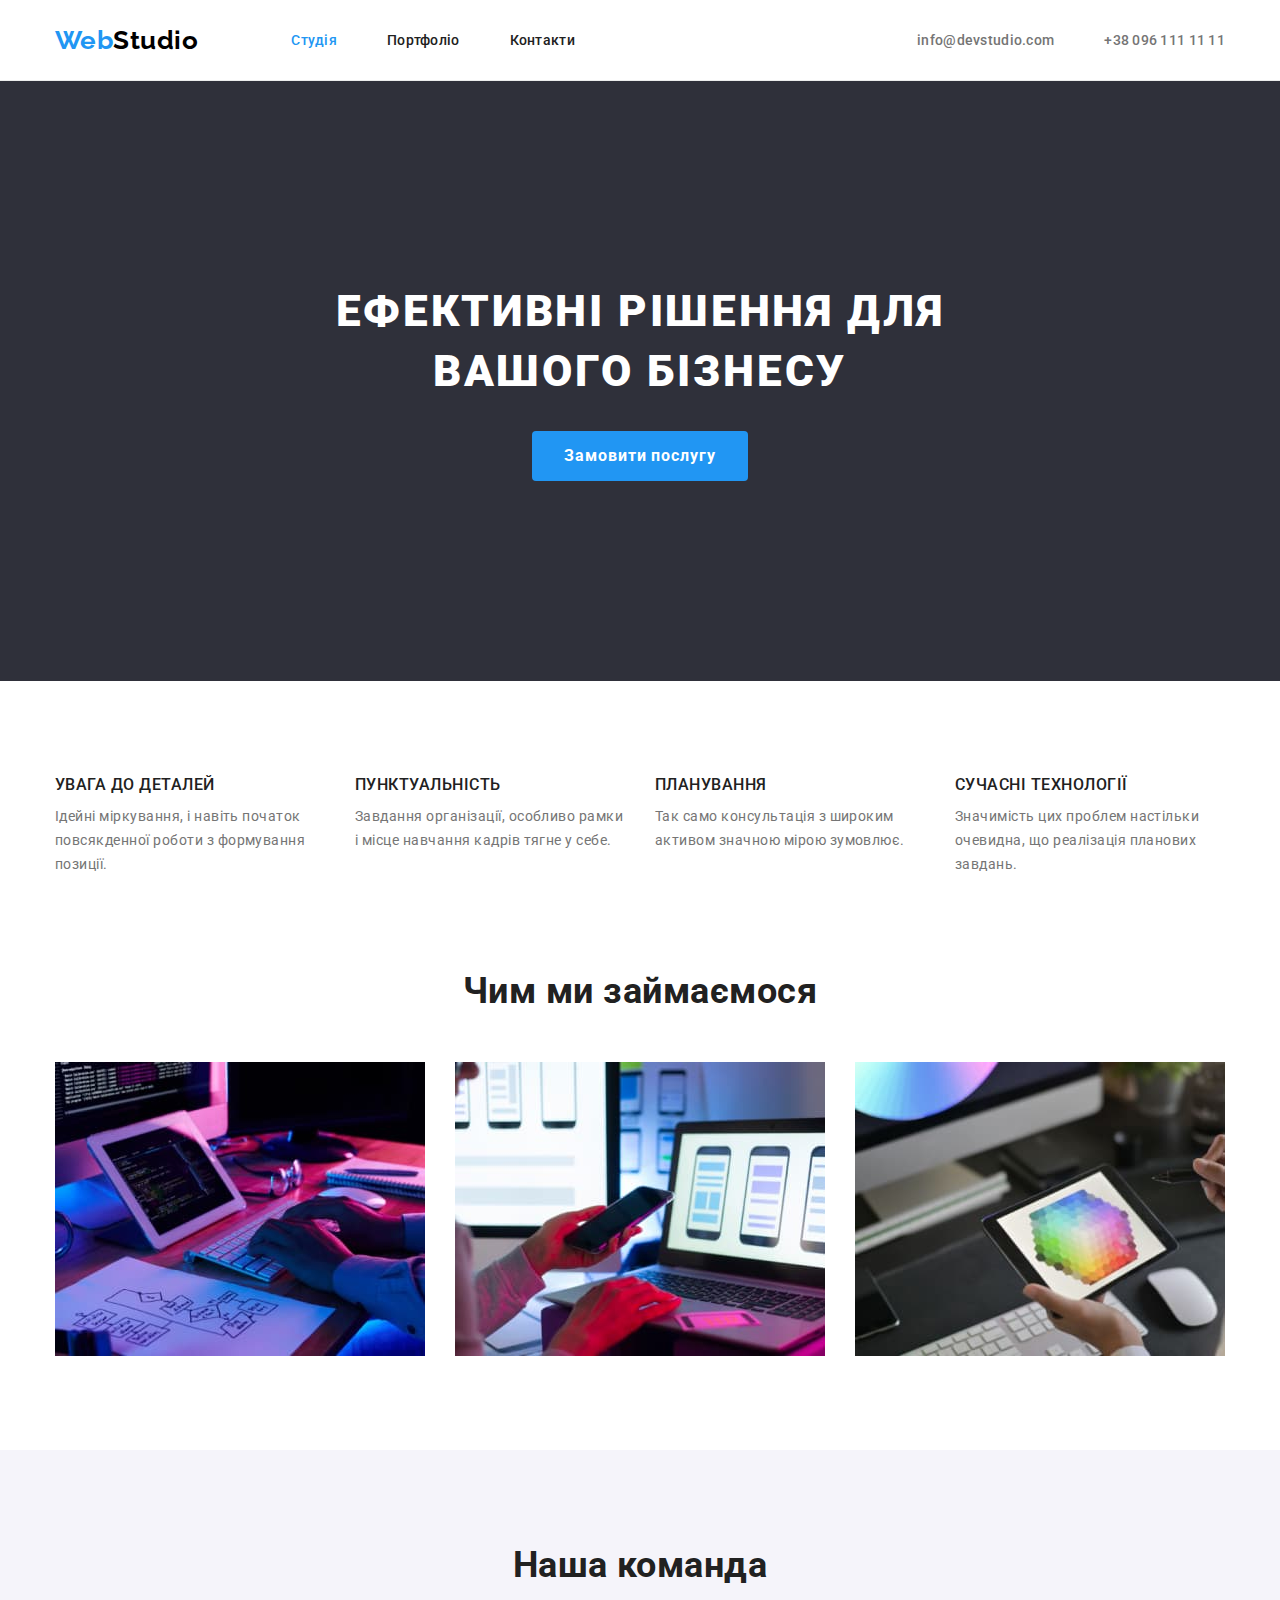
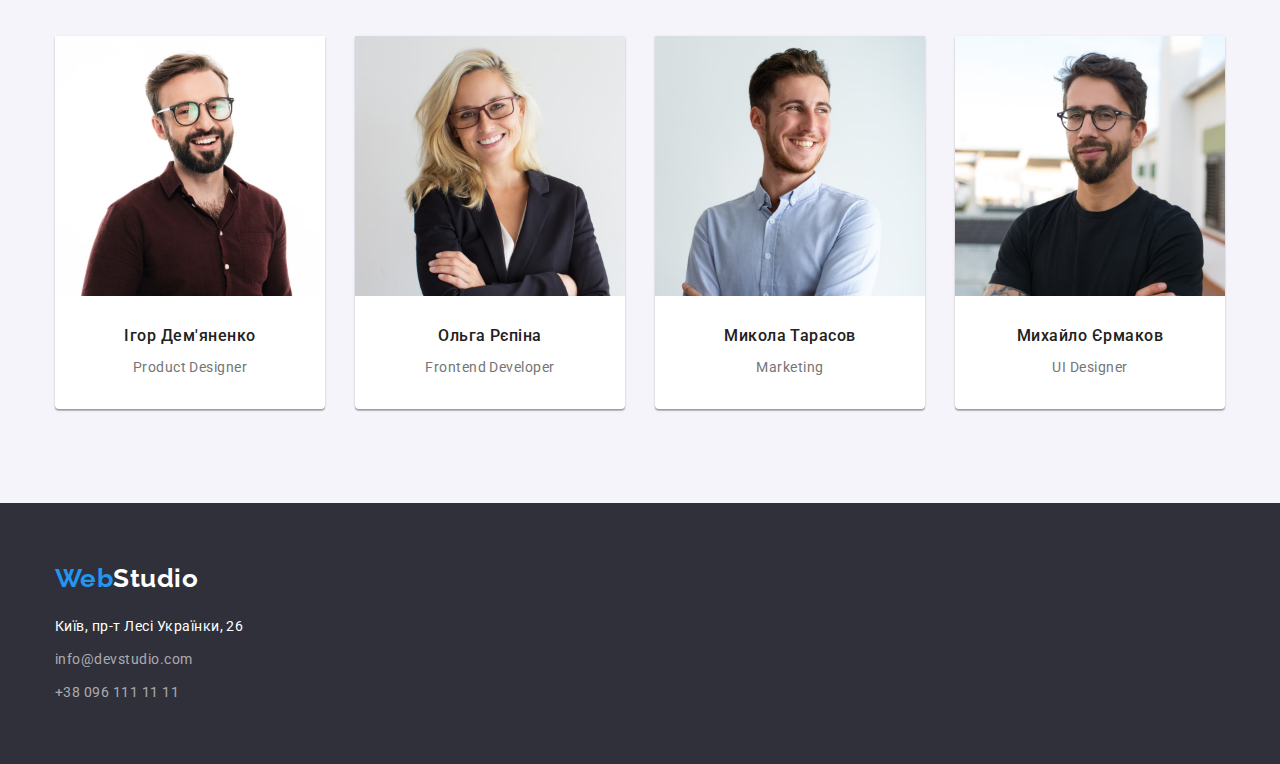
<file: index.html>
<!DOCTYPE html>
<html lang="uk">
  <head>
    <meta charset="UTF-8" />
    <meta http-equiv="X-UA-Compatible" content="IE=edge" />
    <meta name="viewport" content="width=device-width, initial-scale=1.0" />
    <title>Web Studio</title>
    <link rel="preconnect" href="https://fonts.googleapis.com" />
    <link rel="preconnect" href="https://fonts.gstatic.com" crossorigin />
    <link
      href="https://fonts.googleapis.com/css2?family=Raleway:wght@700&family=Roboto:wght@400;500;700;900&display=swap"
      rel="stylesheet"
    />
    <link
      rel="stylesheet"
      href="https://cdnjs.cloudflare.com/ajax/libs/modern-normalize/1.1.0/modern-normalize.css"
    />
    <link rel="stylesheet" href="./css/styles.css" />
  </head>
  <body>
    <!-- HEADER -->
    <header class="page-header">
      <div class="container main-header">
        <a class="logo link" href="./index.html"
          >Web<span class="logo-header">Studio</span></a
        >
        <nav>
          <ul class="site-nav list">
            <li class="item">
              <a href="/" class="link current">Студія</a>
            </li>
            <li class="item">
              <a href="./portfolio.html" class="link">Портфоліо</a>
            </li>
            <li class="item">
              <a href="/" class="link">Контакти</a>
            </li>
          </ul>
        </nav>
        <ul class="contact-header list">
          <li class="item">
            <a href="mailto:info@devstudio.com">info@devstudio.com</a>
          </li>
          <li class="item">
            <a href="tel:+380961111111">+38 096 111 11 11</a>
          </li>
        </ul>
      </div>
    </header>

    <main>
      <section class="hero">
        <div class="container">
          <h1 class="hero-title">
            Ефективні рішення для <br />
            вашого бізнесу
          </h1>
          <button type="button" class="main-button">Замовити послугу</button>
        </div>
      </section>

      <section class="section section-features">
        <div class="container">
          <h2 hidden>Особливості</h2>
          <ul class="list features">
            <li class="item">
              <h3 class="title">УВАГА ДО ДЕТАЛЕЙ</h3>
              <p class="text">
                Ідейні міркування, і навіть початок повсякденної роботи з
                формування позиції.
              </p>
            </li>
            <li class="item">
              <h3 class="title">ПУНКТУАЛЬНІСТЬ</h3>
              <p class="text">
                Завдання організації, особливо рамки і місце навчання кадрів
                тягне у себе.
              </p>
            </li>
            <li class="item">
              <h3 class="title">ПЛАНУВАННЯ</h3>
              <p class="text">
                Так само консультація з широким активом значною мірою зумовлює.
              </p>
            </li>
            <li class="item">
              <h3 class="title">СУЧАСНІ ТЕХНОЛОГІЇ</h3>
              <p class="text">
                Значимість цих проблем настільки очевидна, що реалізація
                планових завдань.
              </p>
            </li>
          </ul>
        </div>
      </section>

      <section class="section">
        <div class="container">
          <h2 class="section-title">Чим ми займаємося</h2>
          <ul class="list photo">
            <li class="item">
              <img
                src="./images/computer.jpg"
                alt="Комп'ютерні додатки"
                width="370"
              />
            </li>
            <li class="item">
              <img
                src="./images/telephone.jpg"
                alt="Мобільні додатки"
                width="370"
              />
            </li>
            <li class="item">
              <img
                src="./images/tablet.jpg"
                alt="Дизайнерські рішення"
                width="370"
              />
            </li>
          </ul>
        </div>
      </section>

      <section class="section team">
        <div class="container">
          <h2 class="section-title">Наша команда</h2>
          <ul class="list team-list">
            <li class="item">
              <img src="./images/igor.jpg" alt="Ігор Дем'яненко" width="270" />
              <h3>Ігор Дем'яненко</h3>
              <p lang="en">Product Designer</p>
            </li>
            <li class="item">
              <img src="./images/olga.jpg" alt="Ольга Рєпіна" width="270" />
              <h3>Ольга Рєпіна</h3>
              <p lang="en">Frontend Developer</p>
            </li>
            <li class="item">
              <img src="./images/mykola.jpg" alt="Микола Тарасов" width="270" />
              <h3>Микола Тарасов</h3>
              <p lang="en">Marketing</p>
            </li>
            <li class="item">
              <img
                src="./images/mykhailo.jpg"
                alt="Михайло Єрмаков"
                width="270"
              />
              <h3>Михайло Єрмаков</h3>
              <p lang="en">UI Designer</p>
            </li>
          </ul>
        </div>
      </section>
    </main>

    <footer class="footer">
      <div class="container">
        <a class="logo link" href="./index.html"
          >Web<span class="logo-footer">Studio</span></a
        >
        <address>
          <ul class="list contact-footer">
            <li>
              <a
                href="https://goo.gl/maps/xiSd22F4pUbqHWds7"
                class="link address"
                target="_blank"
                >Київ, пр-т Лесі Українки, 26</a
              >
            </li>
            <li>
              <a href="mailto:info@devstudio.com" class="link contact"
                >info@devstudio.com</a
              >
            </li>
            <li>
              <a href="tel:+380961111111" class="link contact contact-tel"
                >+38 096 111 11 11</a
              >
            </li>
          </ul>
        </address>
      </div>
    </footer>
  </body>
</html>
</file>
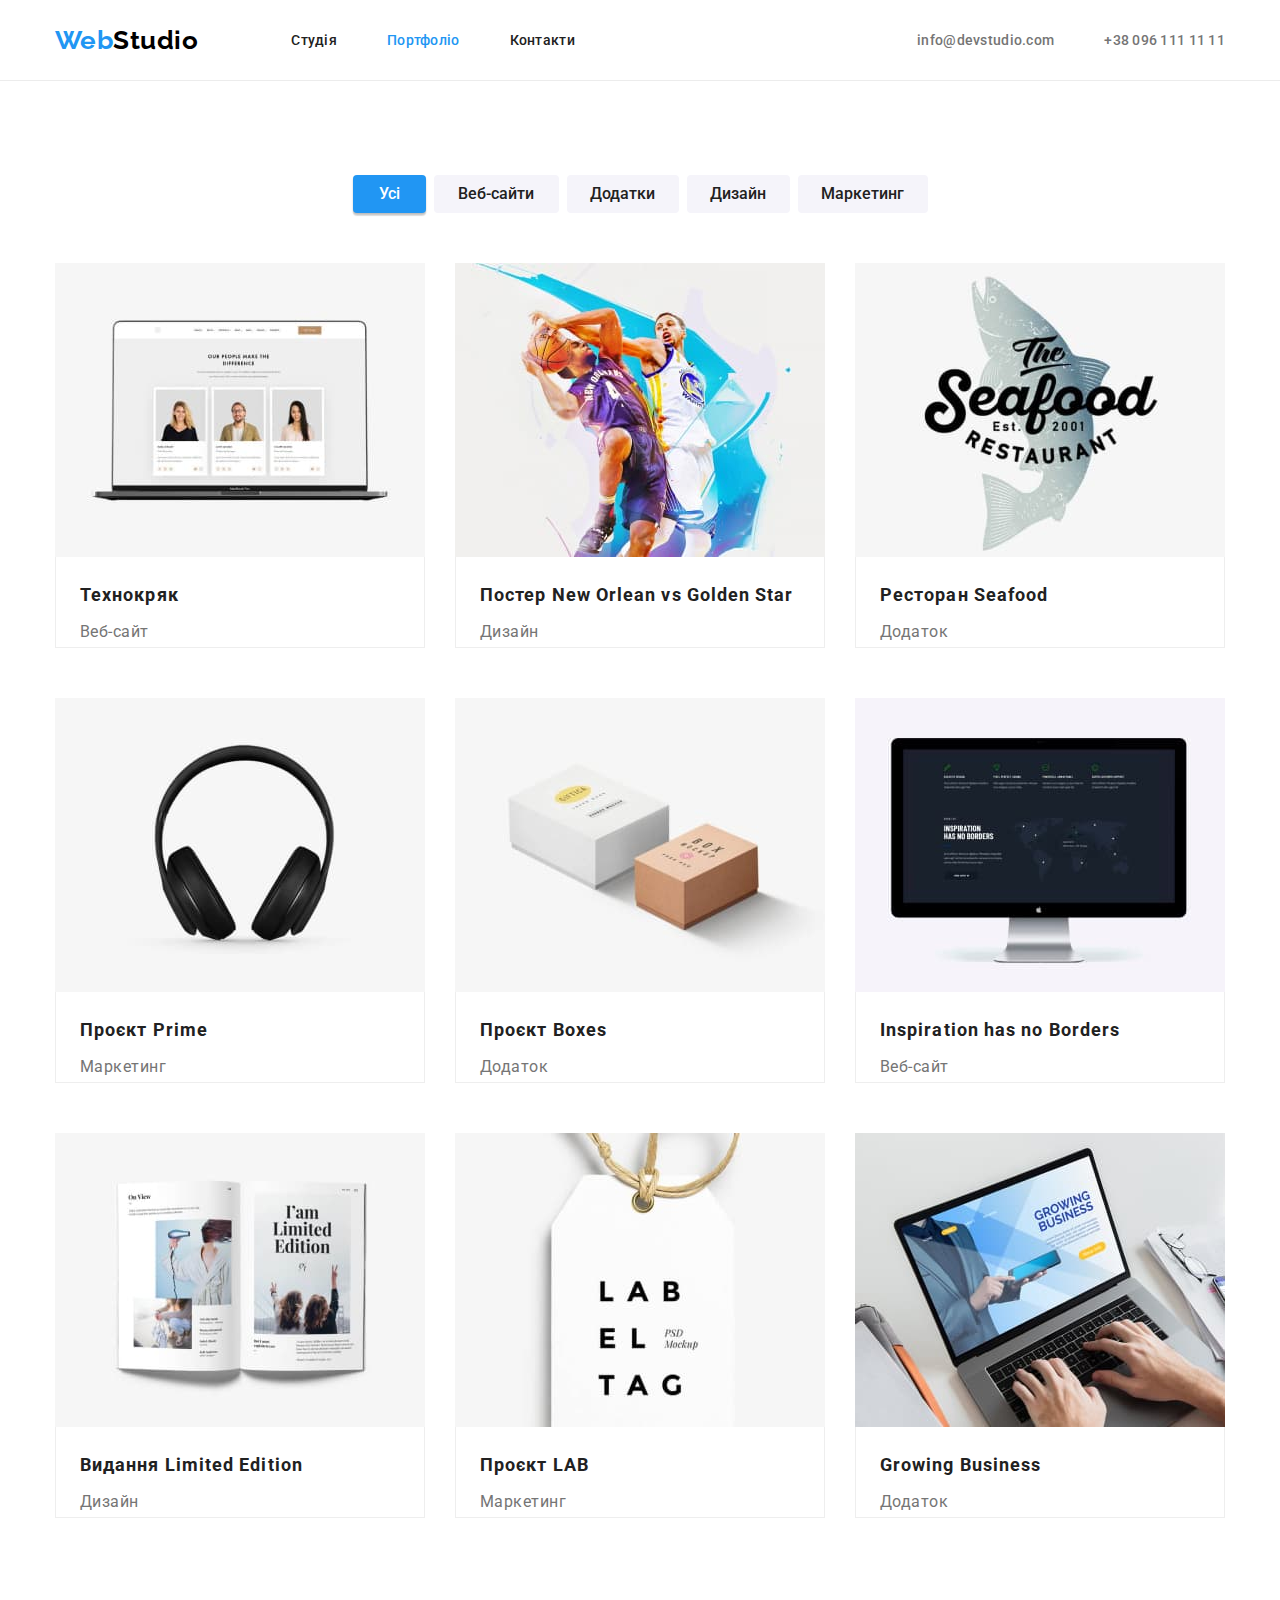
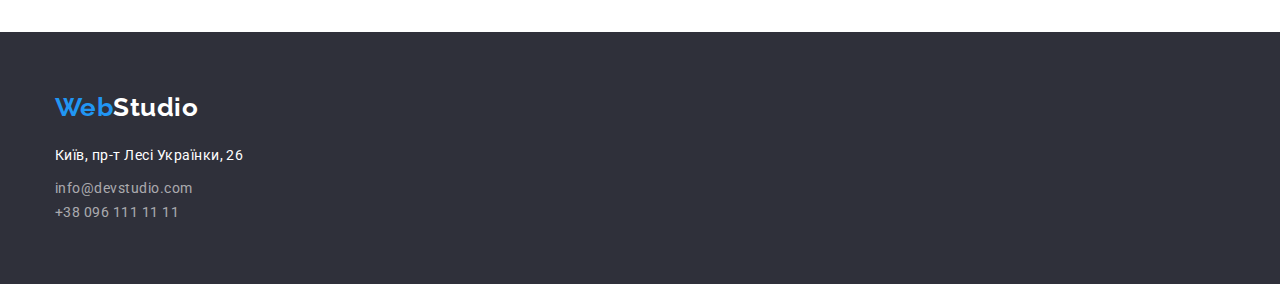
<file: portfolio.html>
<!DOCTYPE html>
<html lang="uk">
  <head>
    <meta charset="UTF-8" />
    <meta http-equiv="X-UA-Compatible" content="IE=edge" />
    <meta name="viewport" content="width=device-width, initial-scale=1.0" />
    <title>Portfolio</title>
    <link rel="preconnect" href="https://fonts.googleapis.com" />
    <link rel="preconnect" href="https://fonts.gstatic.com" crossorigin />
    <link
      href="https://fonts.googleapis.com/css2?family=Raleway:wght@700&family=Roboto:wght@400;500;700;900&display=swap"
      rel="stylesheet"
    />
    <link
      rel="stylesheet"
      href="https://cdnjs.cloudflare.com/ajax/libs/modern-normalize/1.1.0/modern-normalize.css"
    />
    <link rel="stylesheet" href="./css/styles.css" />
  </head>

  <body>
    <header class="page-header">
      <div class="container main-header">
        <a class="logo link" href="./index.html"
          >Web<span class="logo-header">Studio</span></a
        >
        <nav>
          <ul class="site-nav list">
            <li class="item">
              <a href="./index.html" class="link">Студія</a>
            </li>
            <li class="item">
              <a href="./portfolio.html" class="link current">Портфоліо</a>
            </li>
            <li class="item"><a href="/" class="link">Контакти</a></li>
          </ul>
        </nav>
        <ul class="contact-header list">
          <li class="item">
            <a href="mailto:info@devstudio.com">info@devstudio.com</a>
          </li>
          <li class="item">
            <a href="tel:+380961111111">+38 096 111 11 11</a>
          </li>
        </ul>
      </div>
    </header>

    <main>
      <section class="projects section-portfolio">
        <div class="container">
          <h1 hidden>Наші прєкти</h1>
          <ul class="list works-button">
            <li class="item">
              <button type="button" class="button-first button current">
                Усі
              </button>
            </li>
            <li class="item">
              <button type="button" class="button-second button">
                Веб-сайти
              </button>
            </li>
            <li class="item">
              <button type="button" class="button-third button">Додатки</button>
            </li>
            <li class="item">
              <button type="button" class="button-fourth button">Дизайн</button>
            </li>
            <li class="item">
              <button type="button" class="button-fifth button">
                Маркетинг
              </button>
            </li>
          </ul>
          <ul class="list works">
            <li class="works-item">
              <a href="/">
                <img src="./images/web-site.jpg" alt="Технокряк" width="370" />
                <div class="border">
                  <h2>Технокряк</h2>
                  <p>Веб-сайт</p>
                </div>
              </a>
            </li>
            <li class="works-item">
              <a href="/">
                <img
                  src="./images/baskeyball.jpg"
                  alt="Постер New Orlean vs Golden Star"
                  width="370"
                />
                <div class="border">
                  <h2>Постер New Orlean vs Golden Star</h2>
                  <p>Дизайн</p>
                </div>
              </a>
            </li>
            <li class="works-item">
              <a href="/">
                <img
                  src="./images/label.jpg"
                  alt="Ресторан Seafood"
                  width="370"
                />
                <div class="border">
                  <h2>Ресторан Seafood</h2>
                  <p>Додаток</p>
                </div>
              </a>
            </li>
            <li class="works-item">
              <a href="/">
                <img
                  src="./images/headphones.jpg"
                  alt="Проєкт Prime"
                  width="370"
                />
                <div class="border">
                  <h2>Проєкт Prime</h2>
                  <p>Маркетинг</p>
                </div>
              </a>
            </li>
            <li class="works-item">
              <a href="/">
                <img
                  src="./images/project-boxes.jpg"
                  alt="Проєкт Boxes"
                  width="370"
                />
                <div class="border">
                  <h2>Проєкт Boxes</h2>
                  <p>Додаток</p>
                </div>
              </a>
            </li>
            <li class="works-item">
              <a href="/">
                <img
                  src="./images/comp-web-site.jpg"
                  alt="Inspiration has no Borders"
                  width="370"
                />
                <div class="border">
                  <h2>Inspiration has no Borders</h2>
                  <p>Веб-сайт</p>
                </div>
              </a>
            </li>
            <li class="works-item">
              <a href="/">
                <img
                  src="./images/magazine.jpg"
                  alt="Видання Limited Edition"
                  width="370"
                />
                <div class="border">
                  <h2>Видання Limited Edition</h2>
                  <p>Дизайн</p>
                </div>
              </a>
            </li>
            <li class="works-item">
              <a href="/">
                <img
                  src="./images/project-lab.jpg"
                  alt="Проєкт LAB"
                  width="370"
                />
                <div class="border">
                  <h2>Проєкт LAB</h2>
                  <p>Маркетинг</p>
                </div>
              </a>
            </li>
            <li class="works-item">
              <a href="/">
                <img
                  src="./images/growing-business.jpg"
                  alt="Growing Business"
                  width="370"
                />
                <div class="border">
                  <h2>Growing Business</h2>
                  <p>Додаток</p>
                </div>
              </a>
            </li>
          </ul>
        </div>
      </section>
    </main>

    <footer class="footer">
      <div class="container">
        <a class="logo link" href="./index.html"
          >Web<span class="logo-footer">Studio</span></a
        >
        <address>
          <ul class="list contact-footer">
            <li>
              <a
                href="https://goo.gl/maps/xiSd22F4pUbqHWds7"
                class="link address"
                target="_blank"
                >Київ, пр-т Лесі Українки, 26</a
              >
            </li>
            <li>
              <a href="mailto:info@devstudio.com" class="link contact"
                >info@devstudio.com</a
              >
            </li>
            <li>
              <a href="tel:+380961111111" class="link contact"
                >+38 096 111 11 11</a
              >
            </li>
          </ul>
        </address>
      </div>
    </footer>
  </body>
</html>
</file>
<file: css/styles.css>
/* цвет основного текста #212121 */
/* вторичны цвет текста #757575 */
/* белый #FFFFFF */
/* контакты в футере rgba(255, 255, 255, 0.6) */
/* акцент #2196F3 */
/* цвет фона #2F303A */
/* цвет фона 2 #FFFFFF */

:root {
  --primary-text-color: #757575;
  --title-text-color: #212121;
  --accent-color: #2196f3;
}

body {
  background: #ffffff;
  color: var(--primary-text-color);

  font-family: roboto, sans-serif;
  letter-spacing: 0.03em;
}

.container {
  width: 1200px;
  padding: 0 15px;
  margin-left: auto;
  margin-right: auto;
  /* outline: 2px solid tomato; */
}

.list {
  padding: 0;
  margin: 0;
  list-style: none;
}

h1,
h2,
h3 {
  margin-top: 0;
  margin-bottom: 0;
}

.section {
  padding: 94px 0;
}

.section-portfolio {
  padding: 94px 0;
}

img {
  display: block;
}
/* Header */

.page-header {
  border-bottom: 1px solid #ececec;
}

.main-header {
  display: flex;
  align-items: center;
}

.logo {
  color: var(--accent-color);
  font-family: Raleway, sans-serif;
  font-weight: 700;
  font-size: 26px;
  line-height: calc(31 / 26);
  text-decoration: none;
}

.logo-header {
  color: #000000;
}

.site-nav {
  display: flex;
  margin-left: 93px;
}

.site-nav .item:not(:last-child) {
  margin-right: 50px;
}

.site-nav .link {
  display: block;
  padding: 32px 0;

  color: var(--title-text-color);
  font-weight: 500;
  font-size: 14px;
  line-height: calc(16 / 14);
  letter-spacing: 0.02em;
  text-decoration: none;
}

.site-nav .link.current {
  color: var(--accent-color);
}

.contact-header {
  display: flex;
  margin-left: auto;
}

.contact-header .item + .item {
  margin-left: 50px;
}

.site-nav .link:hover,
.site-nav .link:focus,
.contact-header a:hover,
.contact-header a:focus {
  color: var(--accent-color);
}

.contact-header a {
  display: block;

  color: var(--primary-text-color);
  font-weight: 500;
  font-size: 14px;
  line-height: calc(16 / 14);
  letter-spacing: 0.02em;
  text-decoration: none;
}

/* Hero */

.hero {
  background-color: #2f303a;
  text-align: center;
  padding: 200px 0;
}

.hero-title {
  margin-bottom: 30px;

  color: #ffffff;
  font-weight: 900;
  font-size: 44px;
  line-height: calc(60 / 44);
  text-transform: uppercase;
  letter-spacing: 0.06em;
}

.main-button {
  border-radius: 4px;
  padding: 10px 32px;
  min-width: 216px;

  color: #ffffff;
  background-color: var(--accent-color);
  border: none;
  font-family: inherit;
  font-weight: 700;
  font-size: 16px;
  line-height: calc(30 / 16);
  align-items: center;
  letter-spacing: 0.06em;
}

.main-button:hover,
.main-button:focus {
  background: #188ce8;
}

/* Features */

.section-features {
  padding-bottom: 0;
}

.features {
  display: flex;
  justify-content: space-between;
}

.features .item {
  width: 270px;
}

.features .title {
  color: var(--title-text-color);
  font-size: 14px;
  line-height: calc(16 / 14);
  text-transform: uppercase;
}

.section .list h3 {
  margin-top: 0;
  margin-bottom: 10px;

  color: var(--title-text-color);
  font-weight: 500;
  font-size: 16px;
  line-height: calc(19 / 16);
}

.section .list p {
  margin-top: 0;
  margin-bottom: 0;

  font-size: 14px;
  line-height: calc(24 / 14);
}

/* Чим ми займаємося */

.section-title {
  margin-bottom: 50px;

  color: var(--title-text-color);
  font-size: 36px;
  line-height: calc(42 / 36);
  text-align: center;
}

.photo {
  display: flex;
}

.photo .item:not(:last-child) {
  margin-right: 30px;
}

/* Наша команда */

.team-list {
  display: flex;
}

.team-list .item:not(:last-child) {
  margin-right: 30px;
}

.team {
  background: #f5f4fa;
}

.team .section-title {
  margin-bottom: 50px;
}

.team li {
  padding-bottom: 30px;
  border-radius: 0px 0px 4px 4px;
  box-shadow: 0px 1px 3px rgba(0, 0, 0, 0.12), 0px 1px 1px rgba(0, 0, 0, 0.14),
    0px 2px 1px rgba(0, 0, 0, 0.2);
  width: 270px;
  text-align: center;

  background: #ffffff;
}

.team img {
  margin-bottom: 30px;
}

/* Footer */

.footer {
  background: #2f303a;
  padding: 60px 0;
}

.contact-footer .link:hover,
.contact-footer .link:focus {
  color: var(--accent-color);
}

.contact-footer .address {
  display: inline-block;
  margin-top: 20px;
  margin-bottom: 9px;

  color: #ffffff;
  font-style: normal;
  font-weight: 400;
  font-size: 14px;
  line-height: calc(24 / 14);
  text-decoration: none;
}

.contact-footer .contact {
  display: inline-block;
  color: rgba(255, 255, 255, 0.6);
  font-style: normal;
  font-weight: 400;
  font-size: 14px;
  line-height: calc(24 / 14);
  text-decoration: none;
}

.logo-footer {
  color: #ffffff;
  font-family: Raleway, sans-serif;
  font-weight: 700;
  font-size: 26px;
  line-height: calc(31 / 26);
}

.contact-tel {
  margin-top: 9px;
}

/* Portfolio */

.works-button {
  display: flex;
  justify-content: center;
}

.works-button .item:not(:last-child) {
  margin-right: 8px;
}

.button {
  display: inline-block;
  border-radius: 4px;
  border: none;
  padding: 6px 22px;

  color: var(--title-text-color);
  background-color: #f5f4fa;
  font-family: inherit;
  font-weight: 500;
  font-size: 16px;
  line-height: calc(26 / 16);
  text-align: center;
}

.button-first {
  padding: 6px 25px;
  width: 73px;
  box-shadow: 0px 3px 1px rgba(0, 0, 0, 0.1), 0px 1px 2px rgba(0, 0, 0, 0.08),
    0px 2px 2px rgba(0, 0, 0, 0.12);
}

.button-second {
  width: 125px;
}

.button-third {
  width: 112px;
}

.button-fourth {
  width: 103px;
}

.button-fifth {
  width: 130px;
}

.button:hover,
.button:focus {
  background-color: var(--accent-color);
  color: #ffffff;
}

.projects .button.current {
  background-color: var(--accent-color);
  color: #ffffff;
}

.works {
  display: flex;
  flex-wrap: wrap;
}

.works-item {
  width: 370px;
  margin-right: 30px;
  margin-bottom: 30px;
}

.works-item:nth-child(3n) {
  margin-right: 0;
}

.works-item:nth-last-child(-n + 3) {
  margin-bottom: 0;
}

.border {
  width: 370px;
  border: 1px solid #eeeeee;
  border-top: none;
}

.projects a {
  padding-bottom: 20px;
  background: #ffffff;
  /* border: 1px solid #eeeeee; */
  display: inline-block;
  text-decoration: none;
}

.projects .works {
  margin-top: 50px;
}

.projects h2 {
  margin: 0 24px;
  padding-top: 20px;
  margin-bottom: 4px;
  width: 322px;

  color: var(--title-text-color);
  font-style: normal;
  font-weight: 700;
  font-size: 18px;
  line-height: calc(36 / 18);
  letter-spacing: 0.06em;
}

.projects p {
  margin: 0 24px;
  width: 322px;

  color: var(--primary-text-color);
  font-weight: 400;
  font-size: 16px;
  line-height: calc(30 / 16);
}
</file>
